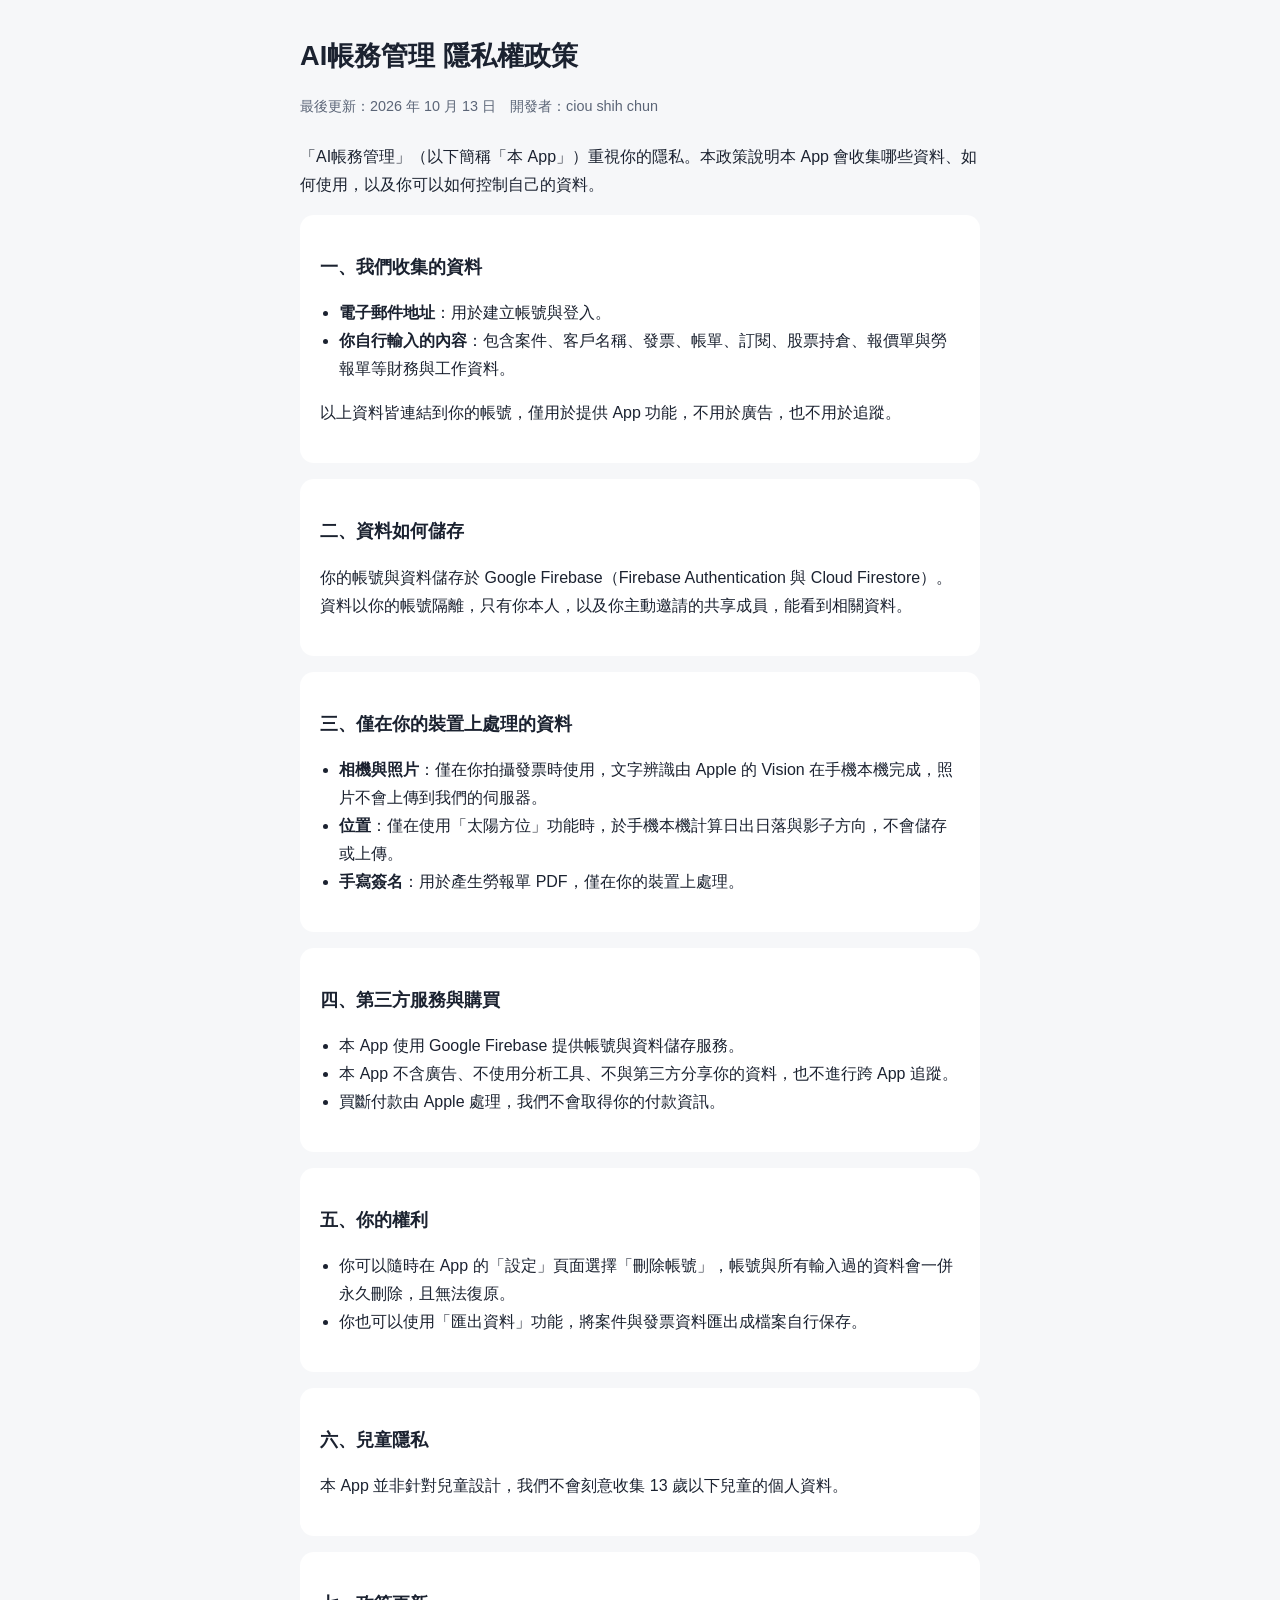
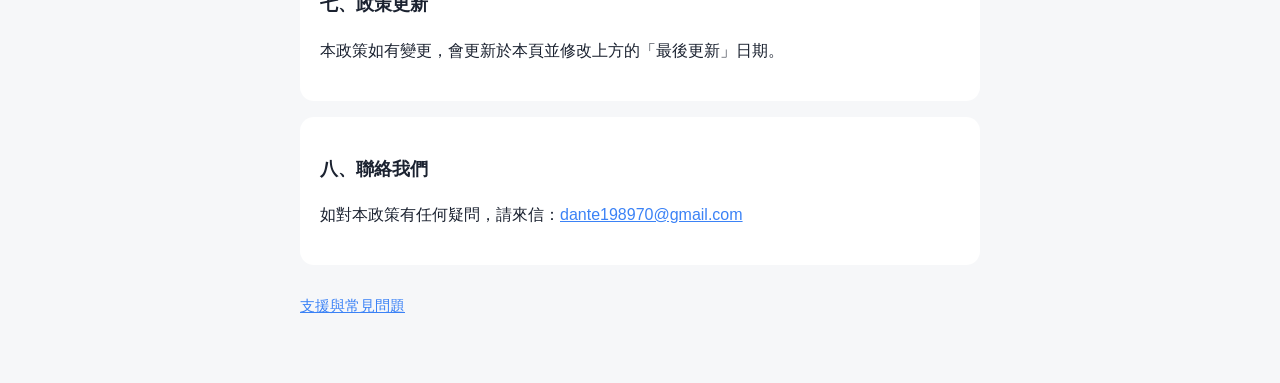
<file: index.html>
<!DOCTYPE html>
<html lang="zh-TW">
<head>
<meta charset="UTF-8">
<meta name="viewport" content="width=device-width,initial-scale=1">
<title>AI帳務管理 隱私權政策</title>
<link rel="stylesheet" href="style.css">
</head>
<body>
<main>
<h1>AI帳務管理 隱私權政策</h1>
<p class="meta">最後更新：2026 年 10 月 13 日　開發者：ciou shih chun</p>
<p>「AI帳務管理」（以下簡稱「本 App」）重視你的隱私。本政策說明本 App 會收集哪些資料、如何使用，以及你可以如何控制自己的資料。</p>

<section>
<h2>一、我們收集的資料</h2>
<ul>
<li><strong>電子郵件地址</strong>：用於建立帳號與登入。</li>
<li><strong>你自行輸入的內容</strong>：包含案件、客戶名稱、發票、帳單、訂閱、股票持倉、報價單與勞報單等財務與工作資料。</li>
</ul>
<p>以上資料皆連結到你的帳號，僅用於提供 App 功能，不用於廣告，也不用於追蹤。</p>
</section>

<section>
<h2>二、資料如何儲存</h2>
<p>你的帳號與資料儲存於 Google Firebase（Firebase Authentication 與 Cloud Firestore）。資料以你的帳號隔離，只有你本人，以及你主動邀請的共享成員，能看到相關資料。</p>
</section>

<section>
<h2>三、僅在你的裝置上處理的資料</h2>
<ul>
<li><strong>相機與照片</strong>：僅在你拍攝發票時使用，文字辨識由 Apple 的 Vision 在手機本機完成，照片不會上傳到我們的伺服器。</li>
<li><strong>位置</strong>：僅在使用「太陽方位」功能時，於手機本機計算日出日落與影子方向，不會儲存或上傳。</li>
<li><strong>手寫簽名</strong>：用於產生勞報單 PDF，僅在你的裝置上處理。</li>
</ul>
</section>

<section>
<h2>四、第三方服務與購買</h2>
<ul>
<li>本 App 使用 Google Firebase 提供帳號與資料儲存服務。</li>
<li>本 App 不含廣告、不使用分析工具、不與第三方分享你的資料，也不進行跨 App 追蹤。</li>
<li>買斷付款由 Apple 處理，我們不會取得你的付款資訊。</li>
</ul>
</section>

<section>
<h2>五、你的權利</h2>
<ul>
<li>你可以隨時在 App 的「設定」頁面選擇「刪除帳號」，帳號與所有輸入過的資料會一併永久刪除，且無法復原。</li>
<li>你也可以使用「匯出資料」功能，將案件與發票資料匯出成檔案自行保存。</li>
</ul>
</section>

<section>
<h2>六、兒童隱私</h2>
<p>本 App 並非針對兒童設計，我們不會刻意收集 13 歲以下兒童的個人資料。</p>
</section>

<section>
<h2>七、政策更新</h2>
<p>本政策如有變更，會更新於本頁並修改上方的「最後更新」日期。</p>
</section>

<section>
<h2>八、聯絡我們</h2>
<p>如對本政策有任何疑問，請來信：<a href="mailto:dante198970@gmail.com">dante198970@gmail.com</a></p>
</section>

<nav><a href="support.html">支援與常見問題</a></nav>
</main>
</body>
</html>
</file>
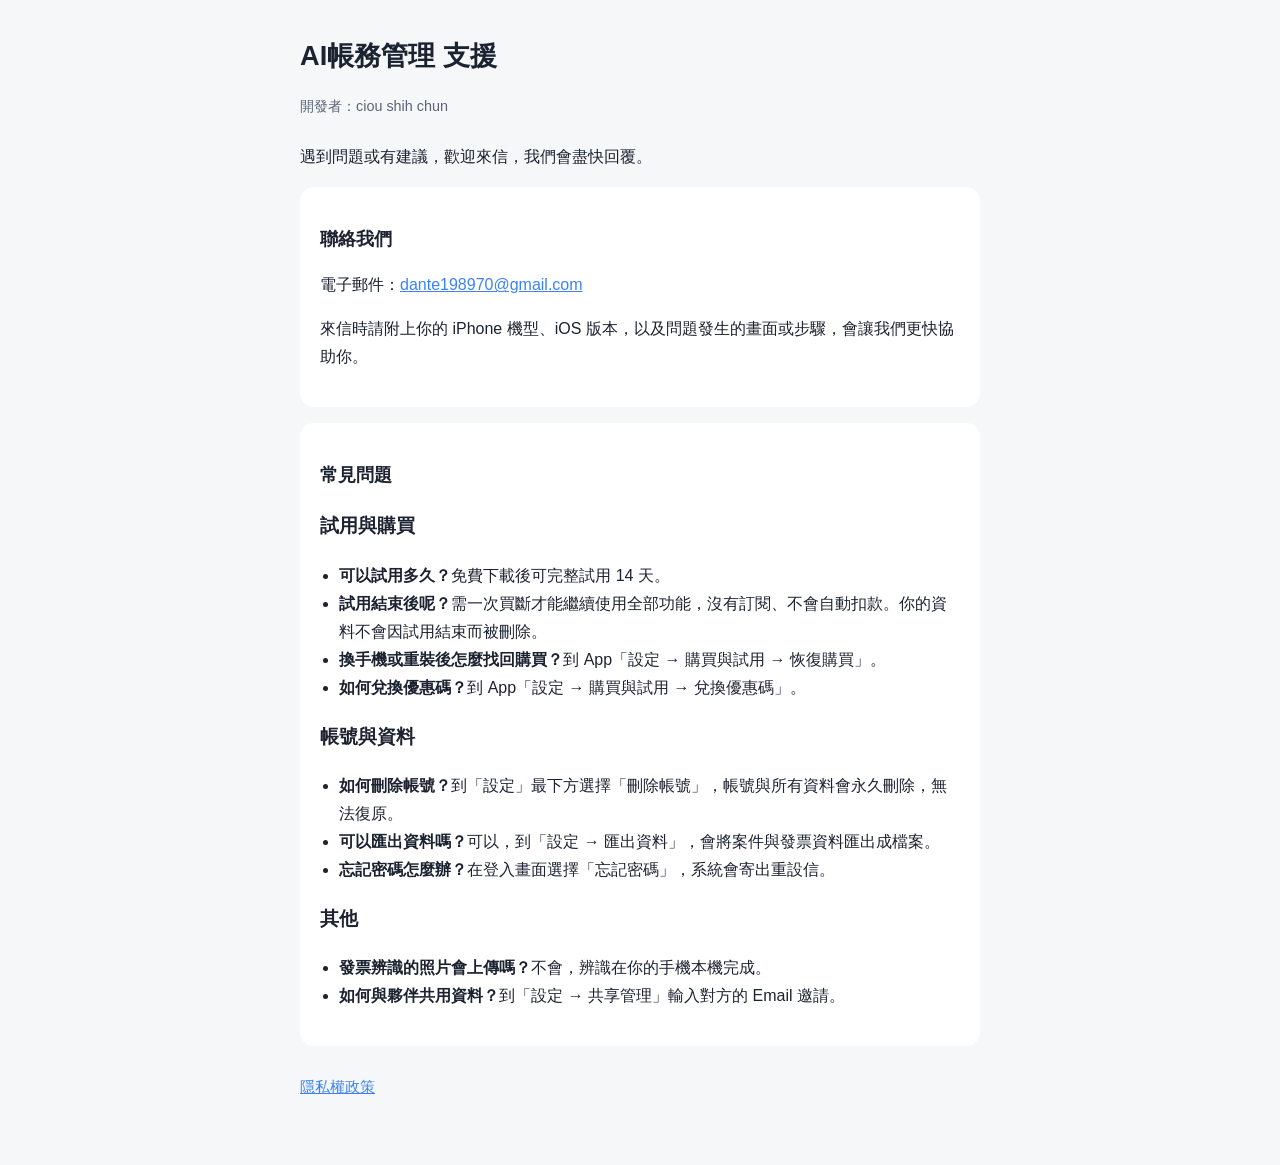
<file: support.html>
<!DOCTYPE html>
<html lang="zh-TW">
<head>
<meta charset="UTF-8">
<meta name="viewport" content="width=device-width,initial-scale=1">
<title>AI帳務管理 支援</title>
<link rel="stylesheet" href="style.css">
</head>
<body>
<main>
<h1>AI帳務管理 支援</h1>
<p class="meta">開發者：ciou shih chun</p>
<p>遇到問題或有建議，歡迎來信，我們會盡快回覆。</p>

<section>
<h2>聯絡我們</h2>
<p>電子郵件：<a href="mailto:dante198970@gmail.com">dante198970@gmail.com</a></p>
<p>來信時請附上你的 iPhone 機型、iOS 版本，以及問題發生的畫面或步驟，會讓我們更快協助你。</p>
</section>

<section>
<h2>常見問題</h2>
<h3>試用與購買</h3>
<ul>
<li><strong>可以試用多久？</strong>免費下載後可完整試用 14 天。</li>
<li><strong>試用結束後呢？</strong>需一次買斷才能繼續使用全部功能，沒有訂閱、不會自動扣款。你的資料不會因試用結束而被刪除。</li>
<li><strong>換手機或重裝後怎麼找回購買？</strong>到 App「設定 → 購買與試用 → 恢復購買」。</li>
<li><strong>如何兌換優惠碼？</strong>到 App「設定 → 購買與試用 → 兌換優惠碼」。</li>
</ul>
<h3>帳號與資料</h3>
<ul>
<li><strong>如何刪除帳號？</strong>到「設定」最下方選擇「刪除帳號」，帳號與所有資料會永久刪除，無法復原。</li>
<li><strong>可以匯出資料嗎？</strong>可以，到「設定 → 匯出資料」，會將案件與發票資料匯出成檔案。</li>
<li><strong>忘記密碼怎麼辦？</strong>在登入畫面選擇「忘記密碼」，系統會寄出重設信。</li>
</ul>
<h3>其他</h3>
<ul>
<li><strong>發票辨識的照片會上傳嗎？</strong>不會，辨識在你的手機本機完成。</li>
<li><strong>如何與夥伴共用資料？</strong>到「設定 → 共享管理」輸入對方的 Email 邀請。</li>
</ul>
</section>

<nav><a href="index.html">隱私權政策</a></nav>
</main>
</body>
</html>
</file>
<file: style.css>
:root{color-scheme:light dark;--bg:#f6f7f9;--card:#fff;--text:#1b2230;--sub:#5b6577;--accent:#3b82f6}
@media (prefers-color-scheme:dark){:root{--bg:#10141c;--card:#171c26;--text:#e8ecf3;--sub:#9aa5b8}}
*{box-sizing:border-box}body{margin:0;background:var(--bg);color:var(--text);font:16px/1.75 -apple-system,BlinkMacSystemFont,"PingFang TC","Noto Sans TC",sans-serif}
main{max-width:720px;margin:0 auto;padding:32px 20px 64px}
h1{font-size:1.7rem;margin:0 0 4px}h2{font-size:1.15rem;margin:32px 0 8px}
.meta{color:var(--sub);font-size:.9rem;margin-bottom:24px}
section{background:var(--card);border-radius:14px;padding:4px 20px 20px;margin-top:16px}
ul{padding-left:1.2em}a{color:var(--accent)}nav{margin-top:28px;font-size:.95rem}
</file>
